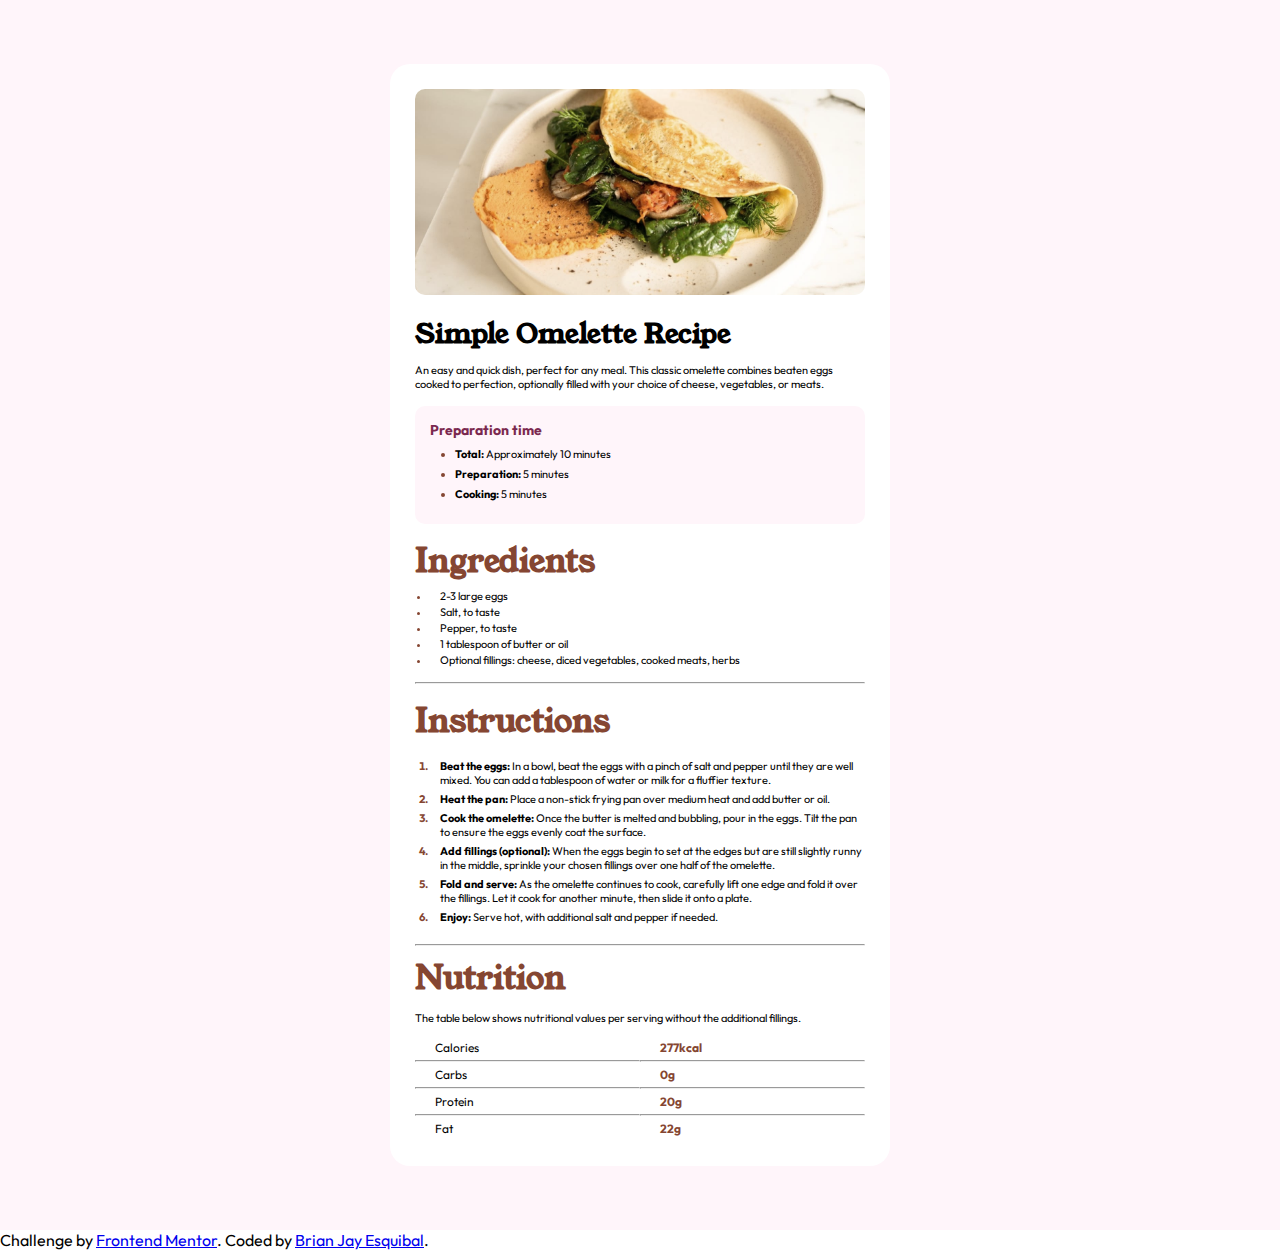
<file: index.html>
<!DOCTYPE html>
<html lang="en">
<head>
  <meta charset="UTF-8">
  <meta name="viewport" content="width=device-width, initial-scale=1.0"> <!-- displays site properly based on user's device -->

  <link rel="icon" type="image/png" sizes="32x32" href="./assets/images/favicon-32x32.png">
  <link rel="stylesheet" href="style.css">
  <title>Frontend Mentor | Recipe page</title>

  <!-- Feel free to remove these styles or customise in your own stylesheet 👍 -->
  <!-- <style>
    .attribution { font-size: 11px; text-align: center; }
    .attribution a { color: hsl(228, 45%, 44%); }
  </style> -->
  
</head>
<body>
  <section class="pinkWrapper">
    <section class="whiteWrapper">
      <aside id="omelettePic">
        <img  src="./assets/images/image-omelette.jpeg" alt="omeletteImg">
      </aside>
      <div class="forResponsiveness">
        <h1 id="bigHeading">Simple Omelette Recipe</h1>
        <p>An easy and quick dish, perfect for any meal. This classic omelette combines beaten eggs cooked 
          to perfection, optionally filled with your choice of cheese, vegetables, or meats.</p>
          <aside class="preparationTime">
            <h1>Preparation time</h1>
            <ul>
              <li><strong>Total:</strong> Approximately 10 minutes</li>
              <li><strong>Preparation:</strong> 5 minutes</li>
              <li><strong>Cooking:</strong> 5 minutes</li>
            </ul>
          </aside>
        <h1>Ingredients</h1>
        <ul id="ingredientsList">
          <li>2-3 large eggs</li>
          <li>Salt, to taste</li>
          <li>Pepper, to taste</li>
          <li>1 tablespoon of butter or oil</li>
          <li>Optional fillings: cheese, diced vegetables, cooked meats, herbs</li>
        </ul>
        <hr>
        <h1 id="instrucHdng">Instructions</h1>
        <ol id="instructionList">
          <li><strong>Beat the eggs:</strong> In a bowl, beat the eggs with a pinch of salt and pepper until they are well mixed. 
            You can add a tablespoon of water or milk for a fluffier texture.</li>
          <li><strong>Heat the pan:</strong> Place a non-stick frying pan over medium heat and add butter or oil.</li>
          <li><strong>Cook the omelette:</strong> Once the butter is melted and bubbling, pour in the eggs. Tilt the pan to ensure 
            the eggs evenly coat the surface.</li>
          <li><strong>Add fillings (optional):</strong> When the eggs begin to set at the edges but are still slightly runny in the 
            middle, sprinkle your chosen fillings over one half of the omelette.</li>
          <li><strong>Fold and serve:</strong> As the omelette continues to cook, carefully lift one edge and fold it over the 
            fillings. Let it cook for another minute, then slide it onto a plate.</li>
          <li><strong>Enjoy:</strong> Serve hot, with additional salt and pepper if needed.</li>
        </ol>
        <hr>
        <h1 id="nutriHead">Nutrition</h1>
        <p id="btmParagraph">The table below shows nutritional values per serving without the additional fillings.</p>
        <aside id="forNutrition"> 
          <ul class="list_01">
            <li>Calories</li>
            <hr>
            <li>Carbs</li>
            <hr>
            <li>Protein</li>
            <hr>
            <li>Fat</li>
          </ul>
          <ul class="list_02">
            <li>277kcal</li>
            <hr>
            <li>0g</li>
            <hr>
            <li>20g</li>
            <hr>
            <li>22g</li>
          </ul>
        </aside>
      </div>
    </section>
  </section>
  
  
  
  <div class="attribution">
    Challenge by <a href="https://www.frontendmentor.io?ref=challenge" target="_blank">Frontend Mentor</a>. 
    Coded by <a href="#">Brian Jay Esquibal</a>.
  </div>  
</body>
</html>
</file>
<file: style.css>
@import url('https://fonts.googleapis.com/css2?family=Exo+2:ital,wght@0,100..900;1,100..900&family=Montserrat:ital,wght@0,100..900;1,100..900&family=Outfit:wght@100..900&family=Young+Serif&display=swap');
@import url('https://fonts.googleapis.com/css2?family=Exo+2:ital,wght@0,100..900;1,100..900&family=Montserrat:ital,wght@0,100..900;1,100..900&family=Outfit:wght@100..900&family=Young+Serif&display=swap');

*{
    margin: 0;
    padding: 0;
    box-sizing: border-box;
    /* font-family: Verdana, Geneva, Tahoma, sans-serif; */
    font-family: "Outfit", sans-serif;
}

:root{
    --clr-wrapperClr: hsl(28.89deg 52.94% 90%);
    --clr-txtColor: hsl(332, 51%, 32%);
    --clr-txtClr: hsl(14, 45%, 36%);
    --clr-wrprColor: hsl(330, 100%, 98%);
    --clr-white: hsl(0deg 0% 100%);
}

/* .parent{
    width: 80%;
    height: 300px;
    //padding: 50px;
    //max-width: 85%;
    margin: 2rem auto 0 auto;
    background: #00000049;
}

.child{
    background-color: #138347a2;
    height: 250px;
    width: 50%;
} */

.pinkWrapper .whiteWrapper h1, h2{
    font-family: "Young Serif", serif;
    color: var(--clr-txtClr);
}

.pinkWrapper{
    height: auto;
    background: var(--clr-wrprColor);
    padding: 4rem;
}

.pinkWrapper .whiteWrapper{
    width: 100%;
    max-width: 500px;
    margin: 0 auto;
    background-color: var(--clr-white);
    padding: 25px;
    border-radius: 20px;
}

#omelettePic{
    border-radius: 10px;
    overflow: hidden;
}

#omelettePic img{
    height: auto;
    max-width: 100%;
    display: block;
    margin: 0 auto;
    transition: ease 1s;
    filter: grayscale(20%);
}

#omelettePic img:hover{
    transform: scale(1.1);
    transition: ease-in-out 0.5s;
    filter: grayscale(0);
}

.pinkWrapper .whiteWrapper #bigHeading{
    font-size: 1.7rem;
    margin: 20px 0 10px 0;
    color: black;
}

.pinkWrapper .whiteWrapper p,
ul li,
ol li{
    font-size: 11px;
}

.pinkWrapper .whiteWrapper .preparationTime{
    background: var(--clr-wrprColor);
    padding: 15px 15px;
    margin: 15px 0 15px 0;
    border-radius: 10px;
}

.pinkWrapper .whiteWrapper .preparationTime h1{
    color: var(--clr-txtColor);
    font-family: "Outfit", sans-serif;
    font-size: 14px;
}

.pinkWrapper .whiteWrapper .preparationTime ul{
    padding: 5px 25px;
}

.pinkWrapper .whiteWrapper .preparationTime ul li{
    padding: 3px 0;
}

.pinkWrapper .whiteWrapper .preparationTime ul li::marker{
    color: var(--clr-txtClr);
}

.pinkWrapper .whiteWrapper #ingredientsList{ 
    /* padding-left: 0; */
    margin: 5px 0 15px 15px;
}

.pinkWrapper .whiteWrapper .forResponsiveness #ingredientsList li{
    padding: 0 0 0 10px;
    margin: 2px 0;
}

.pinkWrapper .whiteWrapper #ingredientsList li::marker{
    color: var(--clr-txtClr);
    font-size: 10px;
}

.pinkWrapper .whiteWrapper #instrucHdng{
    margin: 15px 0;
}

.pinkWrapper .whiteWrapper #instructionList{
    margin-bottom: 20px;
    padding: 0 0 0 15px;
}

.pinkWrapper .whiteWrapper #instructionList li{
    padding: 0 0 0 10px;
    margin: 5px 0;
}

.pinkWrapper .whiteWrapper #instructionList li::marker {
    color: var(--clr-txtClr);
    font-weight: 700;
  }

/* .pinkWrapper .whiteWrapper #instructionList li{
    counter-increment: myCustomList;
    padding: 2px;
}

.pinkWrapper .whiteWrapper #instructionList li::before{
    content: counter(myCustomList)". ";
    font-weight: 600;
    color: var(--clr-txtClr);
    margin: 0 10px 0 0;
} */

.pinkWrapper .whiteWrapper #nutriHead{
    margin: 10px 0;
}

.pinkWrapper .whiteWrapper #btmParagraph{
    margin: 10px 0;
}

.pinkWrapper .whiteWrapper #forNutrition{
    display: grid;
    grid-template-columns: repeat(2, 1fr);
}

.pinkWrapper .whiteWrapper #forNutrition .list_01, .list_02{
    list-style: none;
}

.pinkWrapper .whiteWrapper #forNutrition .list_02{
    color: var(--clr-txtClr);
    font-weight: 700;
}

.pinkWrapper .whiteWrapper #forNutrition ul li{
    font-size: 12px;
    padding: 5px 0 5px 20px;
}




@media screen and (max-width: 376px) {
    .pinkWrapper{
        padding: 0;
        margin-bottom: 20px;
    }

    .pinkWrapper .whiteWrapper{
        padding: 0;
        border-radius: 0;
    }

    .pinkWrapper .whiteWrapper #omelettePic{
        border-radius: 0;
    }

    .pinkWrapper .whiteWrapper .forResponsiveness{
        margin: 0 30px;
    }

    .pinkWrapper .whiteWrapper .forResponsiveness #bigHeading{
        font-size: 30px;
    }

    .pinkWrapper .whiteWrapper .forResponsiveness #forNutrition ul li{
        font-size: 15px  ;
    }

    .pinkWrapper .whiteWrapper .forResponsiveness p, 
    .pinkWrapper .whiteWrapper .forResponsiveness #btmParagraph,
    .pinkWrapper .whiteWrapper .forResponsiveness .preparationTime ul li,
    .pinkWrapper .whiteWrapper .forResponsiveness #ingredientsList li,
    .pinkWrapper .whiteWrapper .forResponsiveness #instructionList li{
        font-size: 14px;
    }
}
</file>
